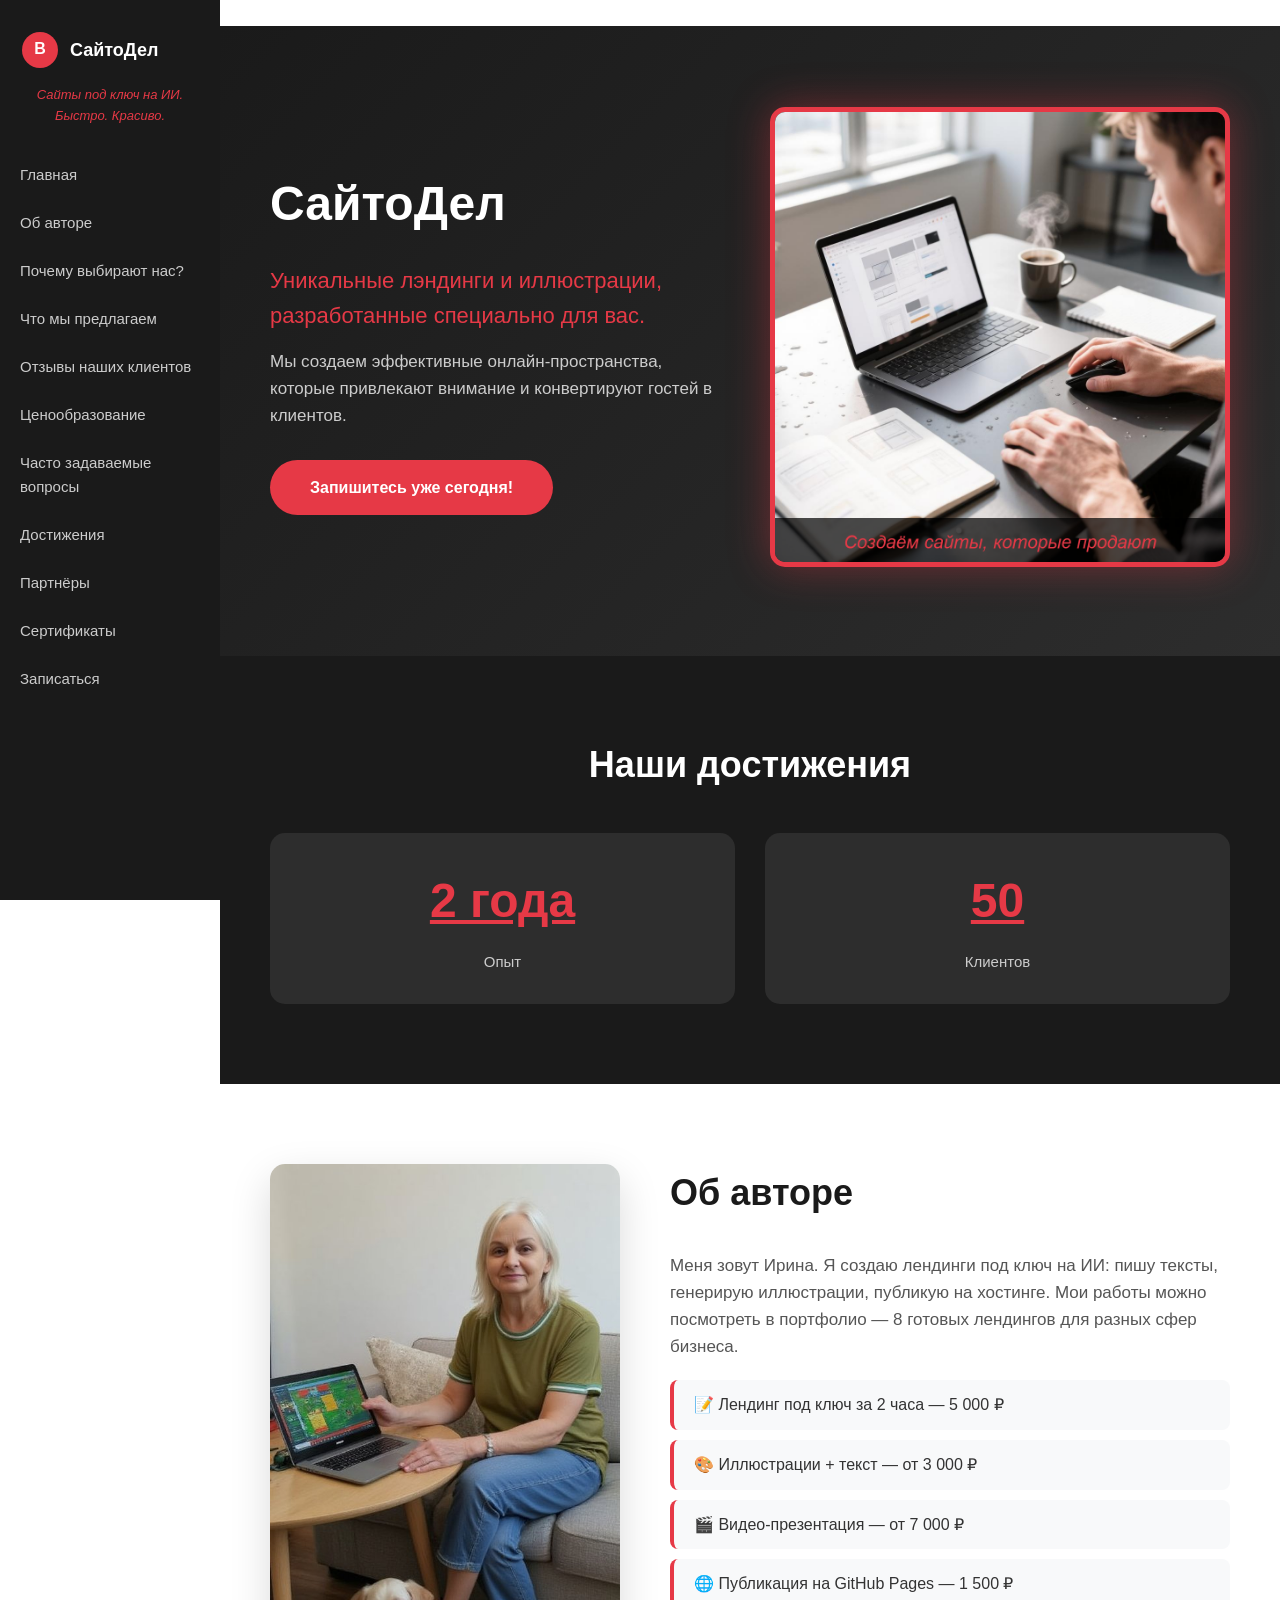
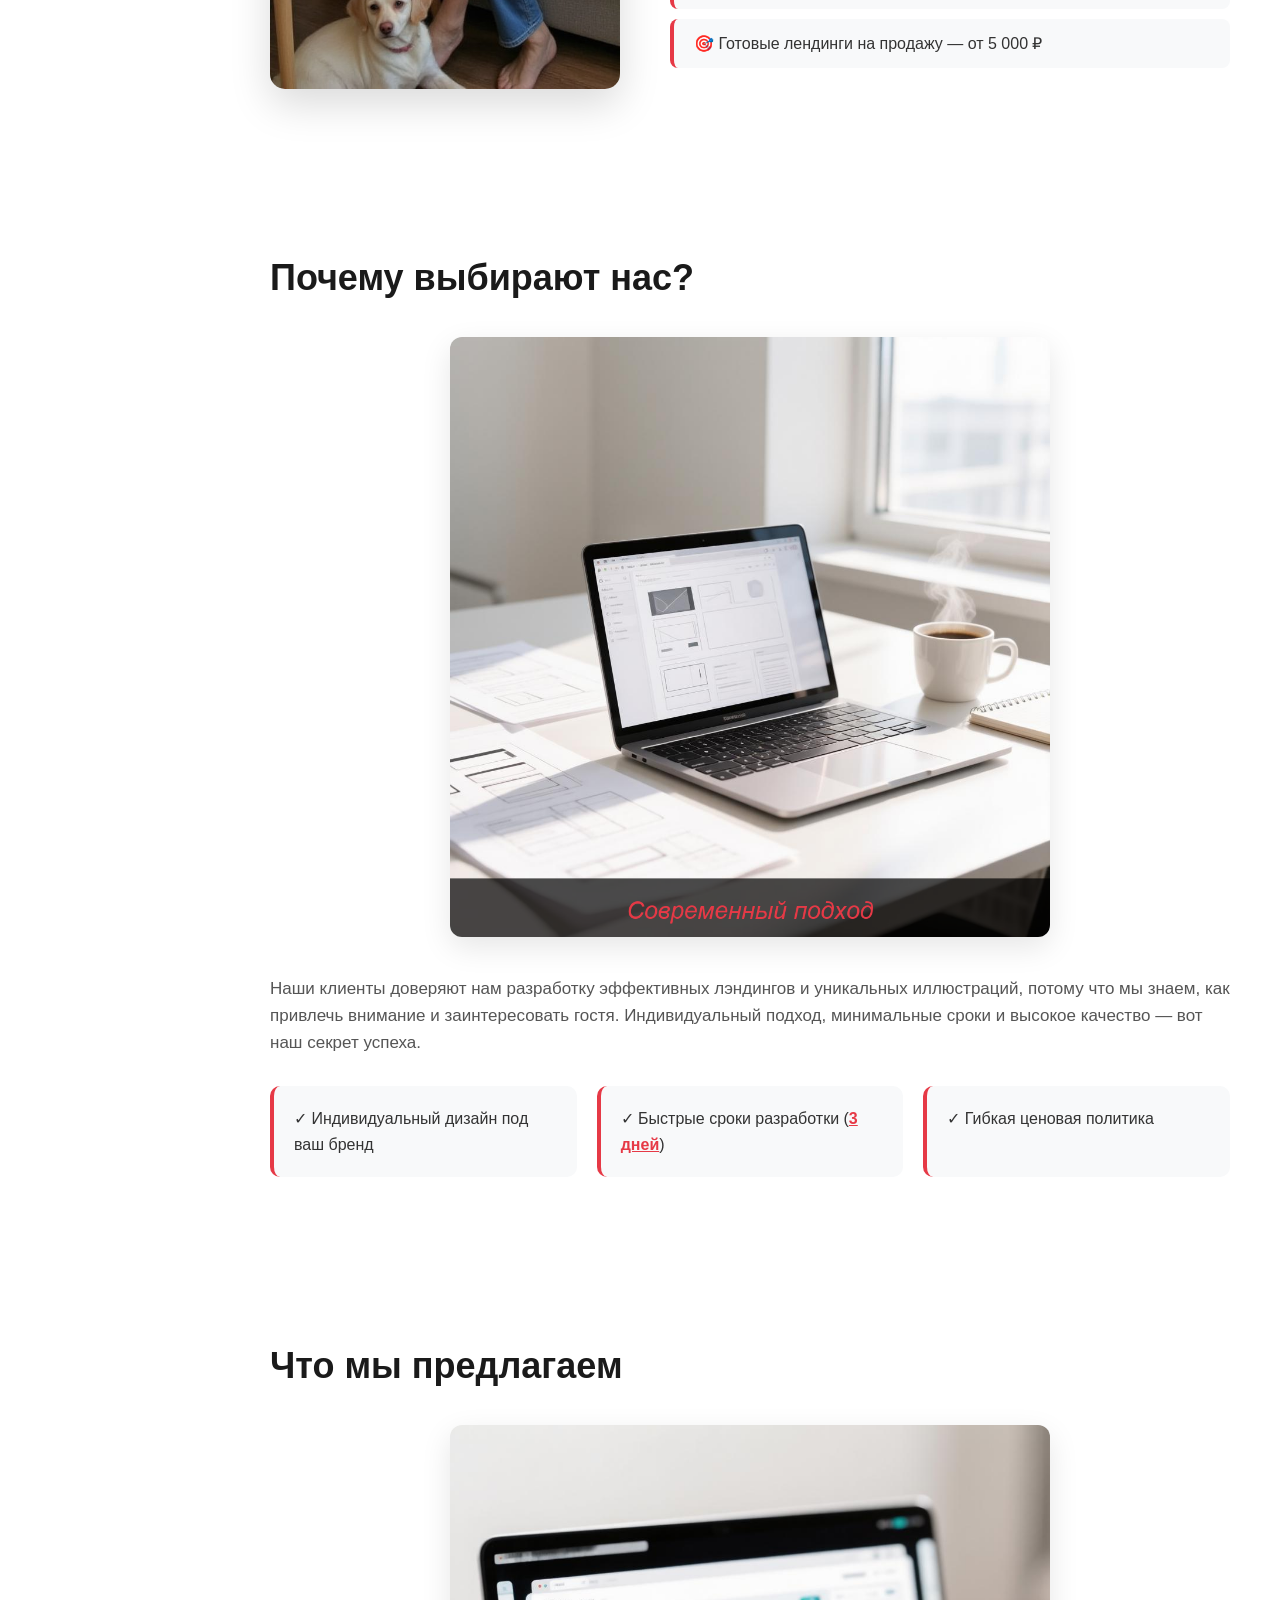
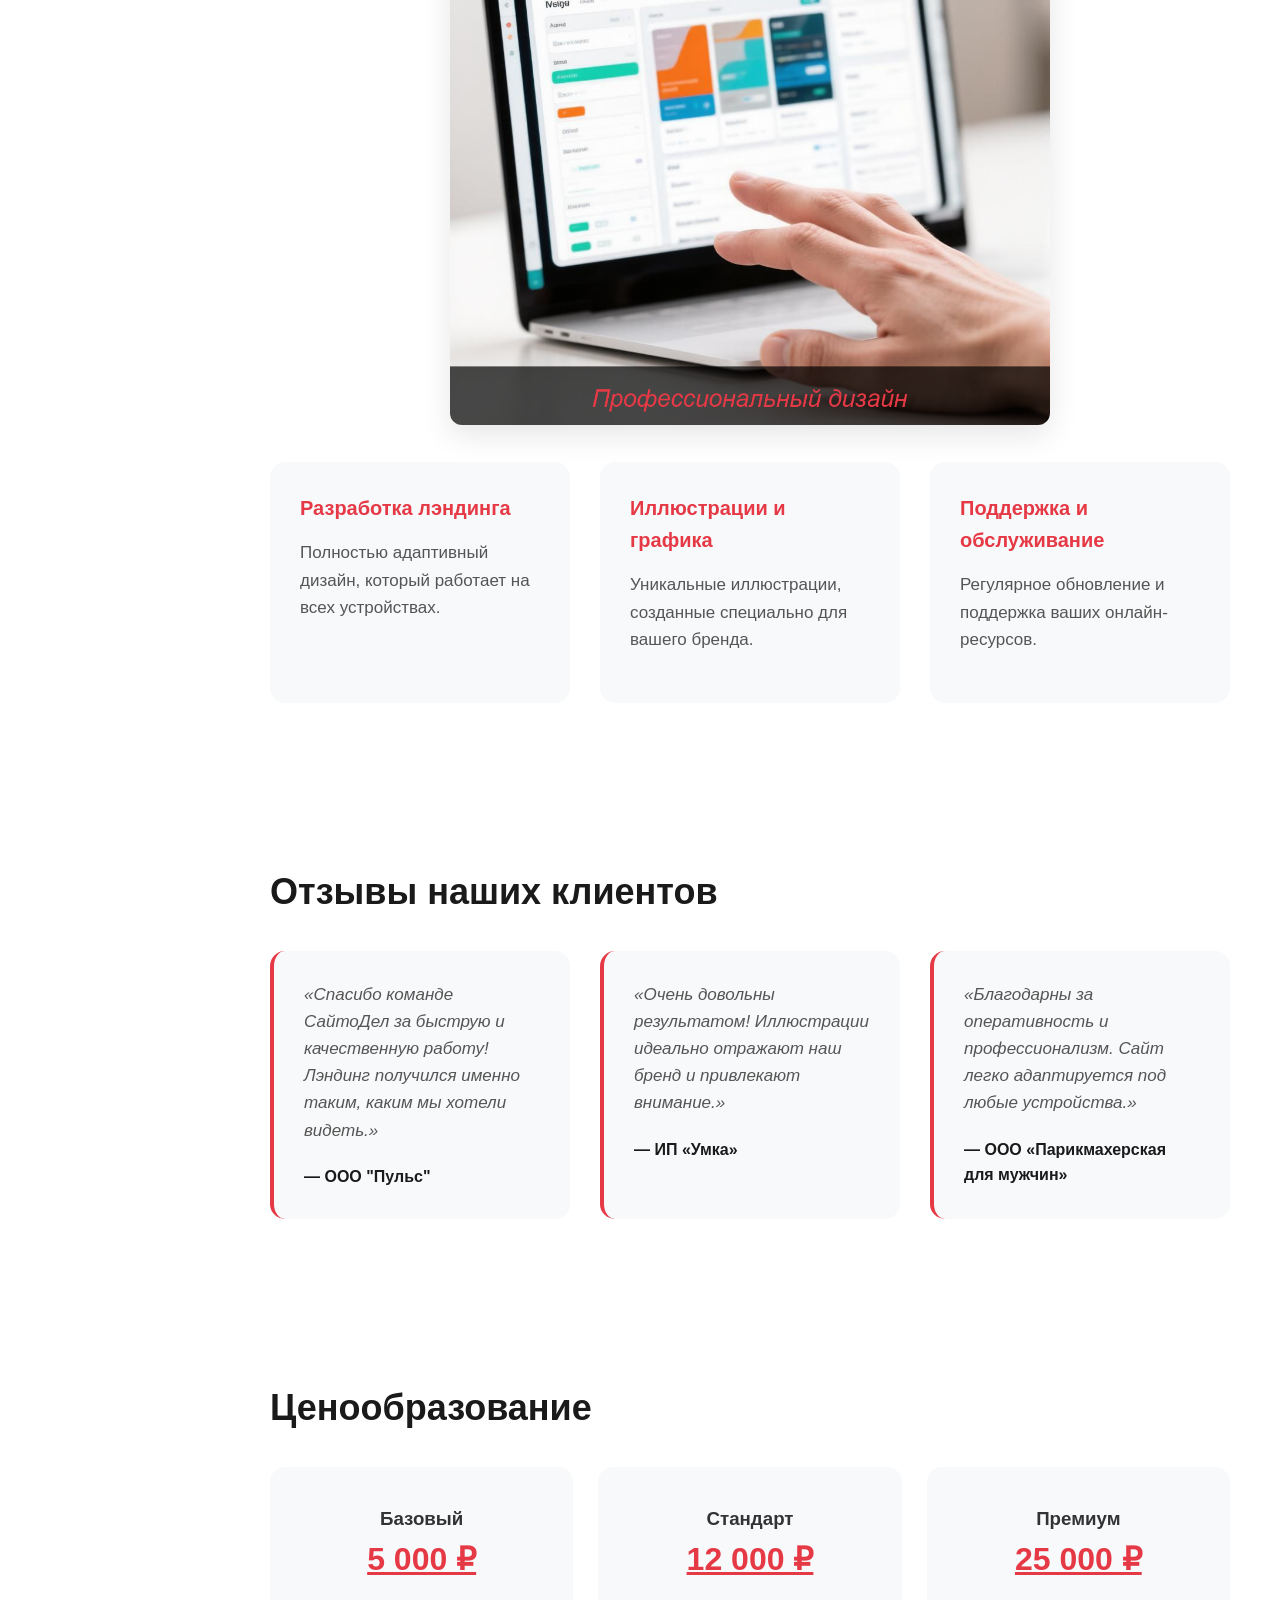
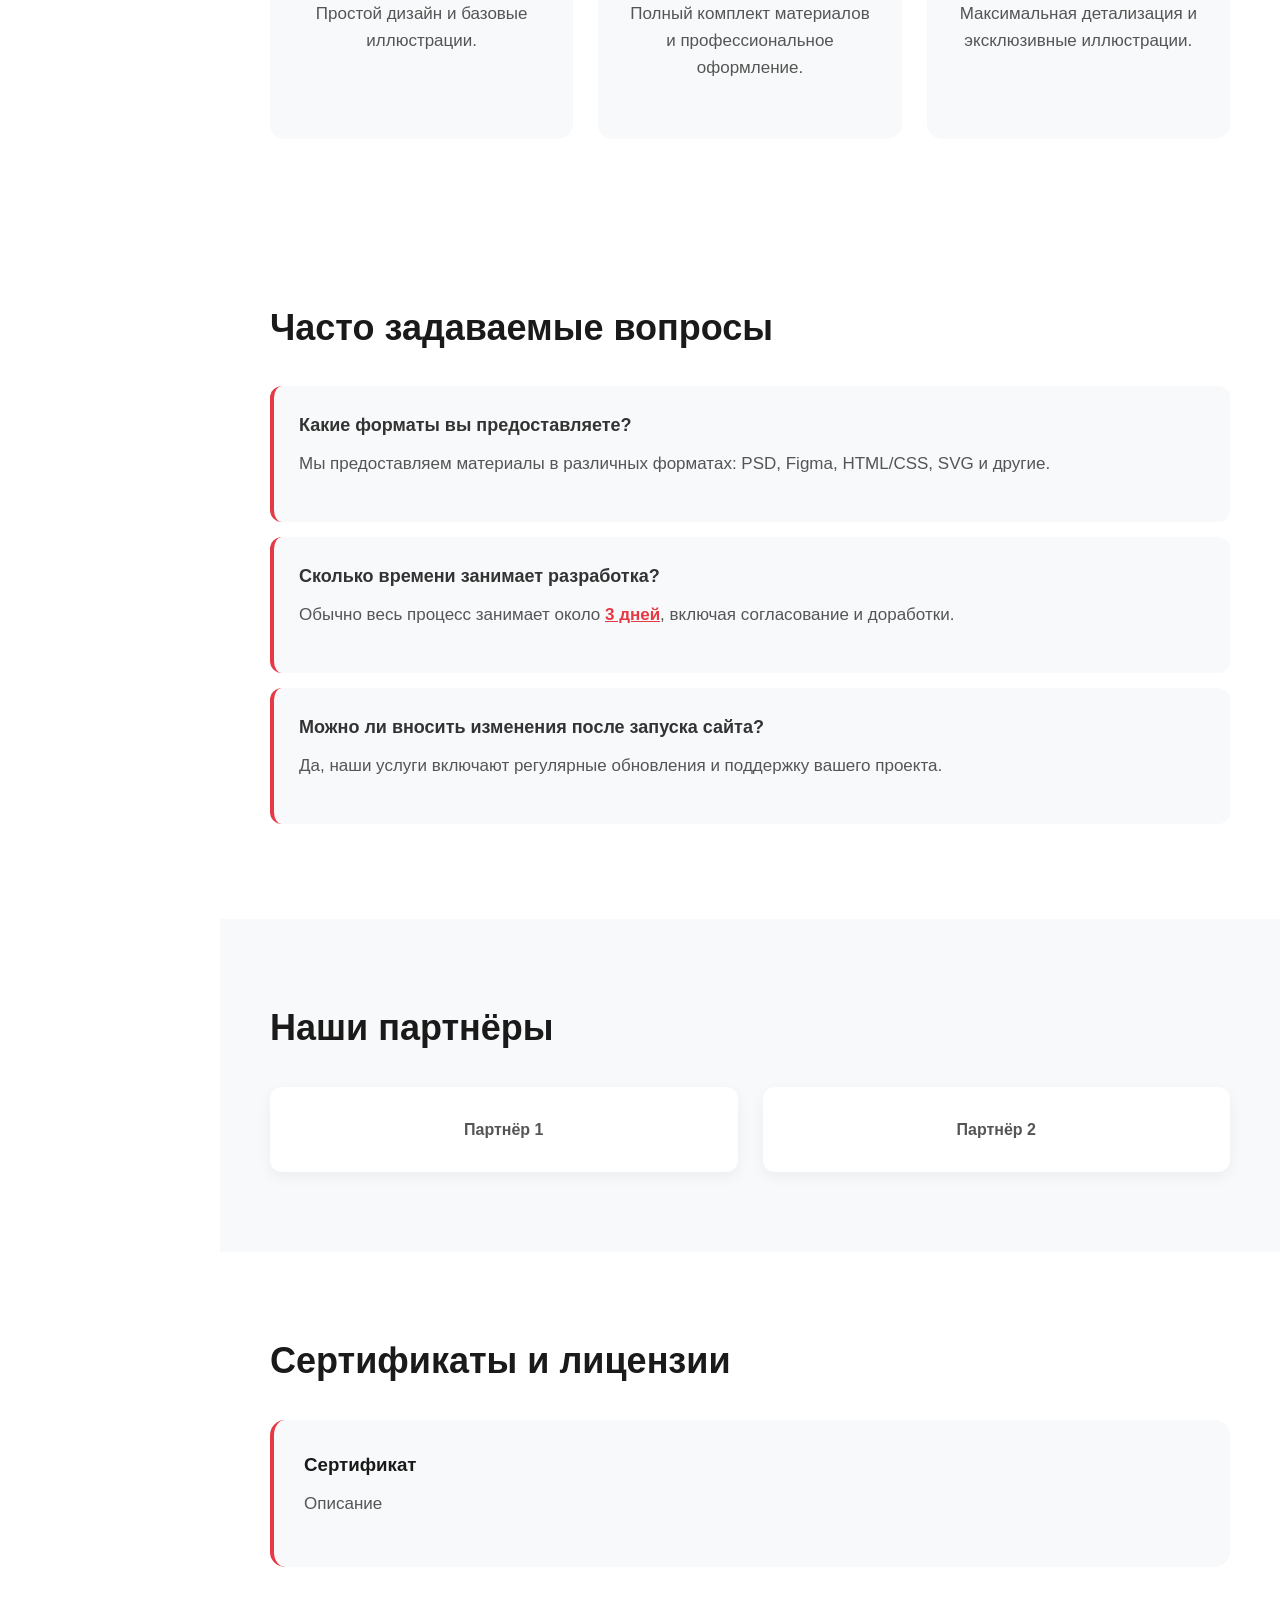
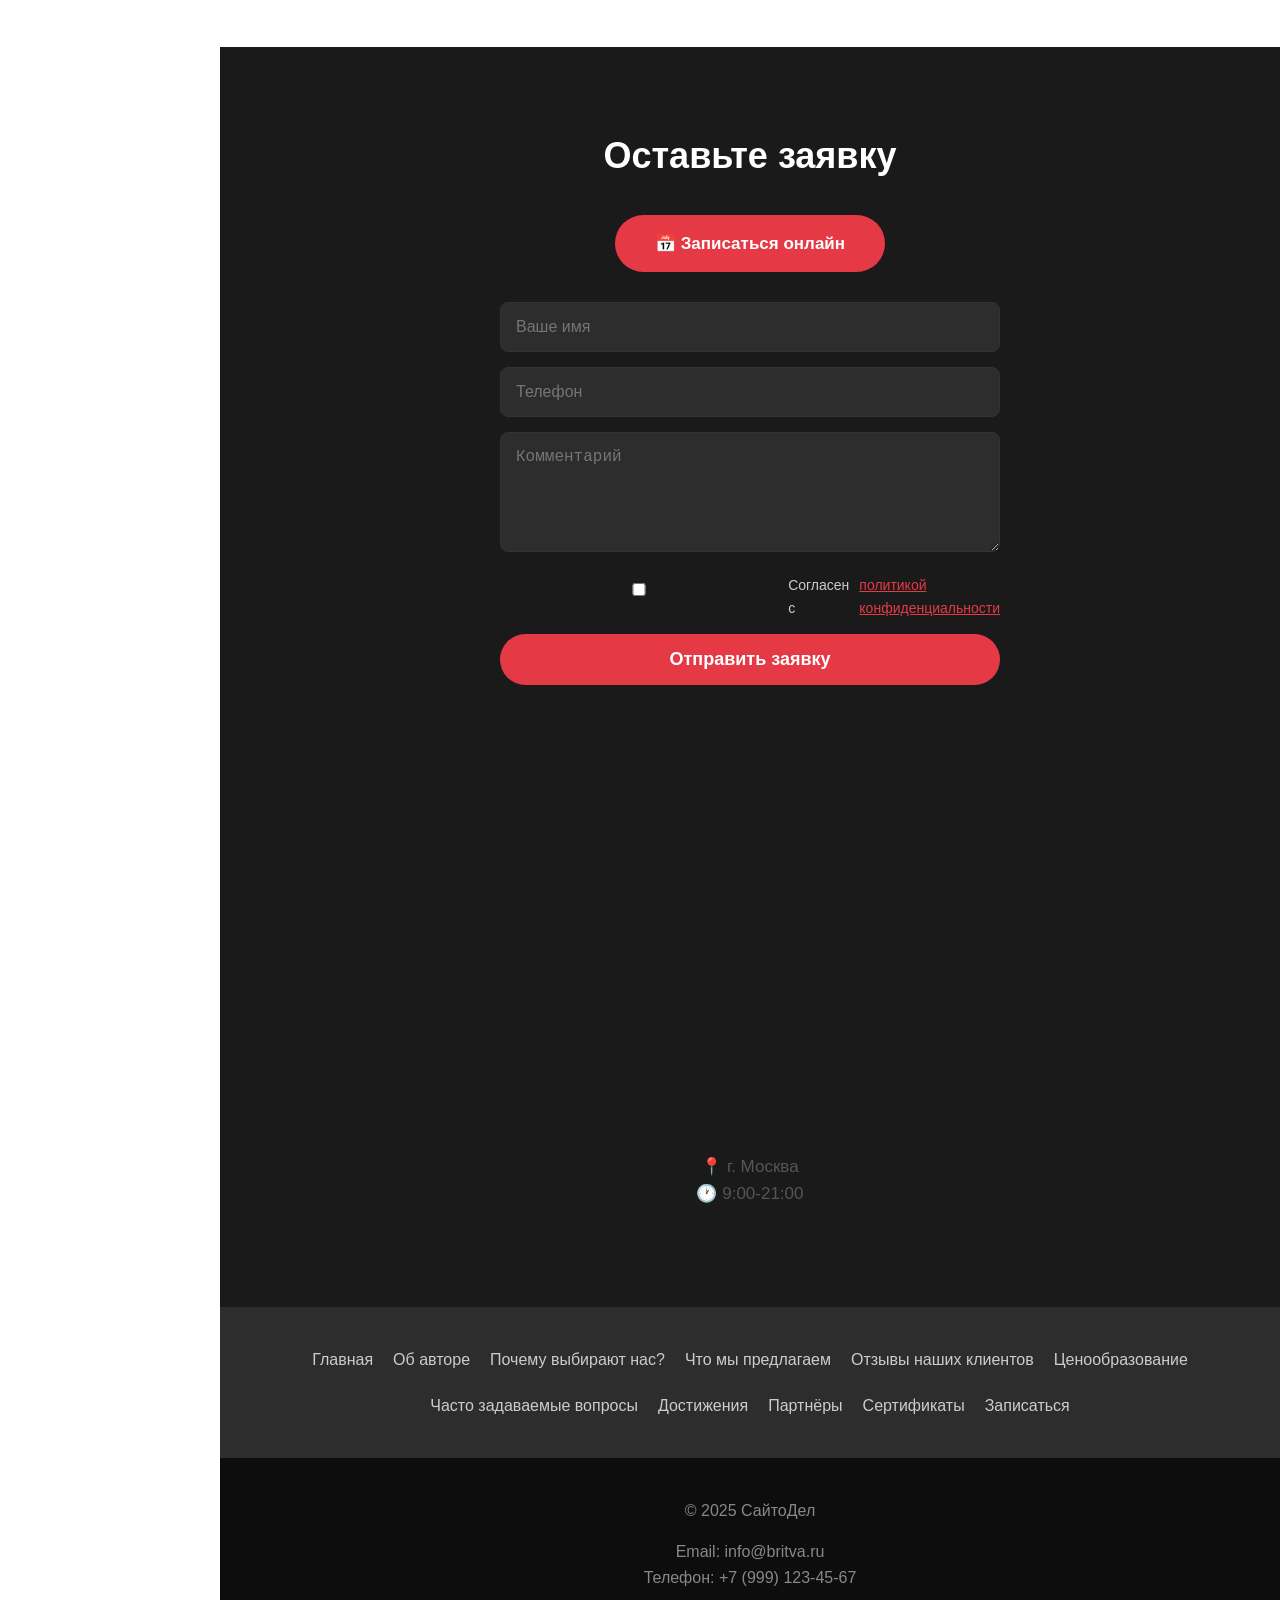
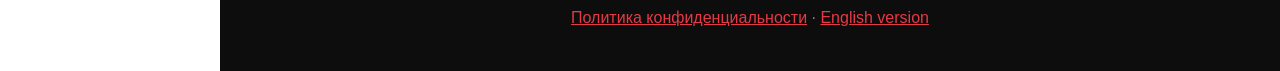
<file: index.html>
<!DOCTYPE html>
<html lang="ru">
<head>
<meta charset="UTF-8">
<meta name="viewport" content="width=device-width, initial-scale=1.0">
<title>Лэндинги и иллюстрации под ключ от студии СайтоДел</title>
<meta name="description" content="Создаем профессиональные лэндинги и уникальные иллюстрации для вашего бренда. Минимализм, качество и индивидуальный подход.">
<link rel="icon" href="data:image/svg+xml,<svg xmlns="http://www.w3.org/2000/svg" viewBox="0 0 200 200">
            <circle cx="100" cy="100" r="90" fill="#e63946" />
            <text x="100" y="120" font-family="Arial" font-size="80" fill="white" 
                  text-anchor="middle" font-weight="bold">B</text>
        </svg>" type="image/svg+xml">
<link rel="stylesheet" href="style.css">
</head>
<body>
<aside class="sidebar">
<div class="sidebar-logo"><svg xmlns="http://www.w3.org/2000/svg" viewBox="0 0 200 200">
            <circle cx="100" cy="100" r="90" fill="#e63946" />
            <text x="100" y="120" font-family="Arial" font-size="80" fill="white" 
                  text-anchor="middle" font-weight="bold">B</text>
        </svg><span>СайтоДел</span></div>
<div class="sidebar-slogan">Сайты под ключ на ИИ. Быстро. Красиво.</div>
<ul class="sidebar-menu"><li><a href="#hero">Главная</a></li><li><a href="#about_me">Об авторе</a></li><li><a href="#about">Почему выбирают нас?</a></li><li><a href="#services">Что мы предлагаем</a></li><li><a href="#testimonials">Отзывы наших клиентов</a></li><li><a href="#pricing">Ценообразование</a></li><li><a href="#faq">Часто задаваемые вопросы</a></li><li><a href="#achievements">Достижения</a></li><li><a href="#partners">Партнёры</a></li><li><a href="#certificates">Сертификаты</a></li><li><a href="#contact">Записаться</a></li></ul>
</aside>
<main class="main-content">
<section class="hero" id="hero">
<div class="hero-content">
<h1>СайтоДел</h1>
<p class="subtitle">Уникальные лэндинги и иллюстрации, разработанные специально для вас.</p>
<p class="description">Мы создаем эффективные онлайн-пространства, которые привлекают внимание и конвертируют гостей в клиентов.</p>
<a href="#contact" class="cta-button">Запишитесь уже сегодня!</a>
</div>
<div class="hero-img-wrap"><img src="images/hero.png" alt="Hero" class="hero-img"></div>
</section>
<section id="achievements" class="section achievements"><h2>Наши достижения</h2><div class="ach-grid"><div class="ach-card"><div class="ach-num"><span class="highlight">2 года</span></div><div class="ach-label">Опыт</div></div><div class="ach-card"><div class="ach-num"><span class="highlight">50</span></div><div class="ach-label">Клиентов</div></div></div></section>

            <section id="about_me" class="section about-me">
                <div class="about-me-content">
                    <img src="images/about_me.jpg" alt="Автор" class="about-me-photo">
                    <div class="about-me-text">
                        <h2>Об авторе</h2>
                        <p>Меня зовут Ирина. Я создаю лендинги под ключ на ИИ: пишу тексты, генерирую иллюстрации, публикую на хостинге. Мои работы можно посмотреть в портфолио — 8 готовых лендингов для разных сфер бизнеса.</p>
                        <ul class="features"><li>📝 Лендинг под ключ за 2 часа — 5 000 ₽</li><li>🎨 Иллюстрации + текст — от 3 000 ₽</li><li>🎬 Видео-презентация — от 7 000 ₽</li><li>🌐 Публикация на GitHub Pages — 1 500 ₽</li><li>🎯 Готовые лендинги на продажу — от 5 000 ₽</li></ul>
                    </div>
                </div>
            </section>
            <section id="about" class="section"><div class="section-content"><h2>Почему выбирают нас?</h2><div class="img-wrap"><img src="images/about.png" alt="Почему выбирают нас?" class="section-img"></div><p>Наши клиенты доверяют нам разработку эффективных лэндингов и уникальных иллюстраций, потому что мы знаем, как привлечь внимание и заинтересовать гостя. Индивидуальный подход, минимальные сроки и высокое качество — вот наш секрет успеха.</p><ul class="features"><li>✓ Индивидуальный дизайн под ваш бренд</li><li>✓ Быстрые сроки разработки (<span class="highlight">3 дней</span>)</li><li>✓ Гибкая ценовая политика</li></ul></div></section><section id="services" class="section"><div class="section-content"><h2>Что мы предлагаем</h2><div class="img-wrap"><img src="images/services.png" alt="Что мы предлагаем" class="section-img"></div><p></p><div class="items-grid"><div class="item"><h3>Разработка лэндинга</h3><p>Полностью адаптивный дизайн, который работает на всех устройствах.</p></div><div class="item"><h3>Иллюстрации и графика</h3><p>Уникальные иллюстрации, созданные специально для вашего бренда.</p></div><div class="item"><h3>Поддержка и обслуживание</h3><p>Регулярное обновление и поддержка ваших онлайн-ресурсов.</p></div></div></div></section><section id="testimonials" class="section"><div class="section-content"><h2>Отзывы наших клиентов</h2><p></p><div class="items-grid"><div class="item testimonial"><p>«Спасибо команде СайтоДел за быструю и качественную работу! Лэндинг получился именно таким, каким мы хотели видеть.»</p><strong>— ООО "Пульс"</strong></div><div class="item testimonial"><p>«Очень довольны результатом! Иллюстрации идеально отражают наш бренд и привлекают внимание.»</p><strong>— ИП «Умка»</strong></div><div class="item testimonial"><p>«Благодарны за оперативность и профессионализм. Сайт легко адаптируется под любые устройства.»</p><strong>— ООО «Парикмахерская для мужчин»</strong></div></div></div></section><section id="pricing" class="section"><div class="section-content"><h2>Ценообразование</h2><p></p><div class="pricing-grid"><div class="price-card"><h3>Базовый</h3><div class="price"><span class="highlight">5 000 ₽</span></div><p>Простой дизайн и базовые иллюстрации.</p></div><div class="price-card"><h3>Стандарт</h3><div class="price"><span class="highlight">12 000 ₽</span></div><p>Полный комплект материалов и профессиональное оформление.</p></div><div class="price-card"><h3>Премиум</h3><div class="price"><span class="highlight">25 000 ₽</span></div><p>Максимальная детализация и эксклюзивные иллюстрации.</p></div></div></div></section><section id="faq" class="section"><div class="section-content"><h2>Часто задаваемые вопросы</h2><p></p><div class="faq-list"><div class="faq-item"><h3>Какие форматы вы предоставляете?</h3><p>Мы предоставляем материалы в различных форматах: PSD, Figma, HTML/CSS, SVG и другие.</p></div><div class="faq-item"><h3>Сколько времени занимает разработка?</h3><p>Обычно весь процесс занимает около <span class="highlight">3 дней</span>, включая согласование и доработки.</p></div><div class="faq-item"><h3>Можно ли вносить изменения после запуска сайта?</h3><p>Да, наши услуги включают регулярные обновления и поддержку вашего проекта.</p></div></div></div></section>
<section id="partners" class="section partners"><h2>Наши партнёры</h2><div class="partners-grid"><div class="partner-logo">Партнёр 1</div><div class="partner-logo">Партнёр 2</div></div></section>
<section id="certificates" class="section certificates"><h2>Сертификаты и лицензии</h2><div class="certs-grid"><div class="cert-item"><h3>Сертификат</h3><p>Описание</p></div></div></section>
<section id="contact" class="section contact">
<h2>Оставьте заявку</h2>
<p class="calendly-link"><a href="https://calendly.com/" target="_blank" class="cta-button">📅 Записаться онлайн</a></p>
<form id="contact-form">
<input type="text" placeholder="Ваше имя" required>
<input type="tel" placeholder="Телефон" required>
<textarea placeholder="Комментарий"></textarea>
<label class="checkbox-label"><input type="checkbox" required> Согласен с <a href="privacy.html" target="_blank">политикой конфиденциальности</a></label>
<button type="submit">Отправить заявку</button>
</form>
<div class="map-wrap"><iframe src="https://yandex.ru/map-widget/v1/?text=Москва" width="100%" height="400" frameborder="0"></iframe></div>
<p class="contact-info">📍 г. Москва<br>🕐 9:00-21:00</p>
</section>
<nav class="bottom-menu"><ul><li><a href="#hero">Главная</a></li><li><a href="#about_me">Об авторе</a></li><li><a href="#about">Почему выбирают нас?</a></li><li><a href="#services">Что мы предлагаем</a></li><li><a href="#testimonials">Отзывы наших клиентов</a></li><li><a href="#pricing">Ценообразование</a></li><li><a href="#faq">Часто задаваемые вопросы</a></li><li><a href="#achievements">Достижения</a></li><li><a href="#partners">Партнёры</a></li><li><a href="#certificates">Сертификаты</a></li><li><a href="#contact">Записаться</a></li></ul></nav>
<footer>
<p>© 2025 СайтоДел</p>
<div class="contacts"><p>Email: info@britva.ru</p><p>Телефон: +7 (999) 123-45-67</p></div>
<p class="privacy-link"><a href="privacy.html">Политика конфиденциальности</a> · <a href="en.html">English version</a></p>
</footer>
</main>
<script src="script.js"></script>
</body>
</html>
</file>
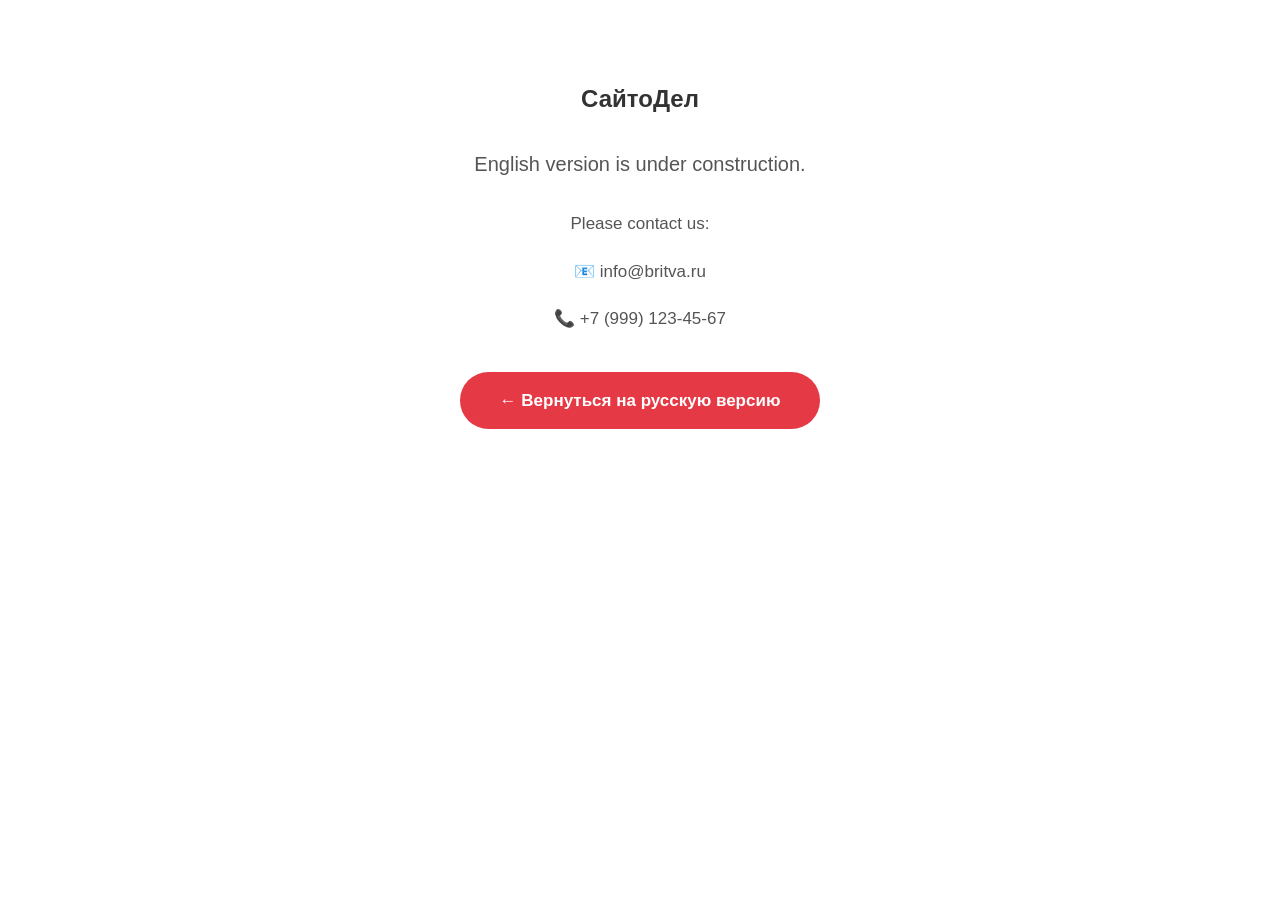
<file: en.html>
<!DOCTYPE html>
<html lang="en">
<head>
<meta charset="UTF-8">
<meta name="viewport" content="width=device-width, initial-scale=1.0">
<title>СайтоДел — English version</title>
<link rel="stylesheet" href="style.css">
</head>
<body>
<main class="main-content" style="margin-left: 0;">
<section class="section" style="max-width: 800px; margin: 0 auto; text-align: center;">
<h1>СайтоДел</h1>
<p style="font-size: 20px; margin: 30px 0;">English version is under construction.</p>
<p>Please contact us:</p>
<p style="margin-top: 20px;">📧 info@britva.ru</p>
<p>📞 +7 (999) 123-45-67</p>
<p style="margin-top: 40px;"><a href="index.html" class="cta-button">← Вернуться на русскую версию</a></p>
</section>
</main>
</body>
</html>
</file>
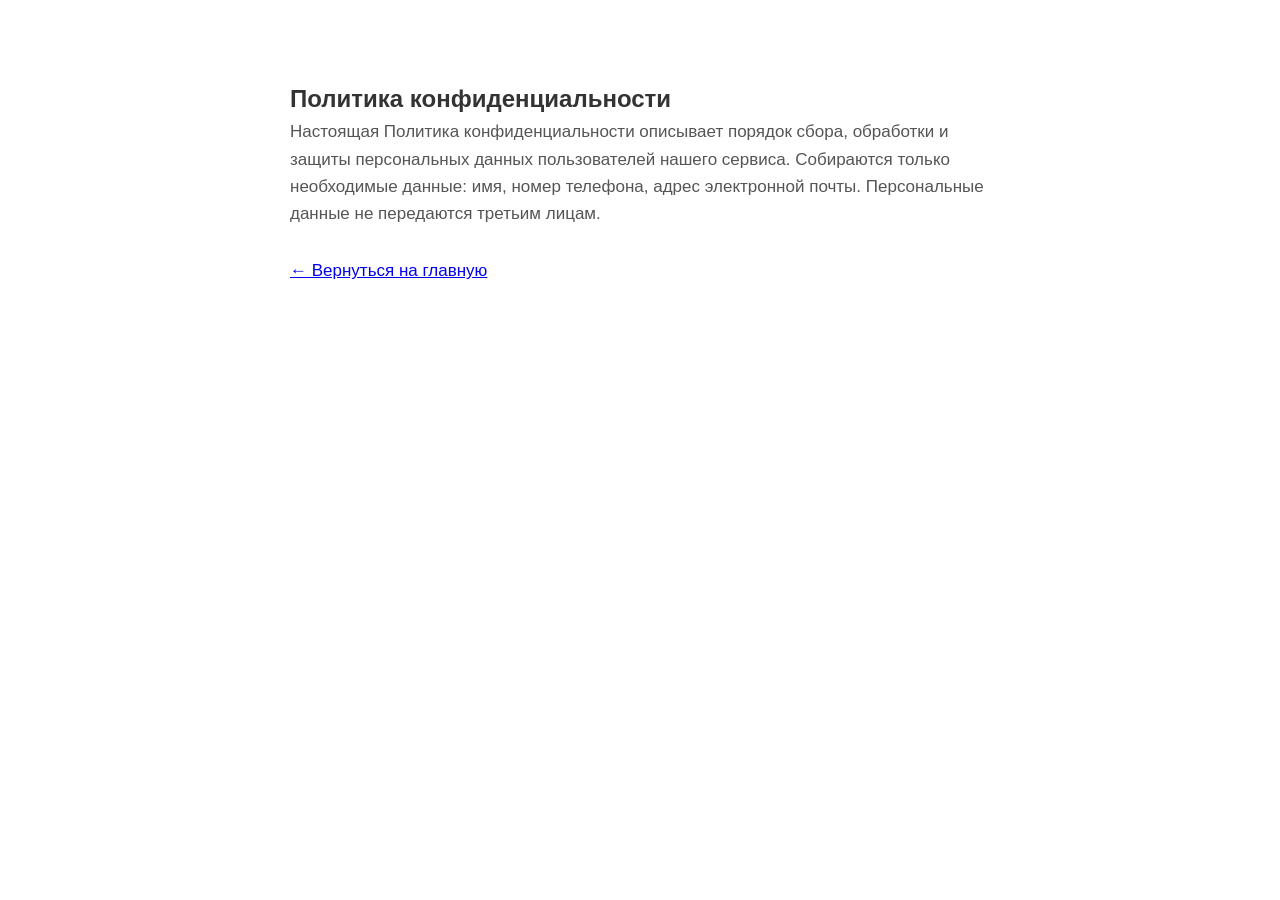
<file: privacy.html>
<!DOCTYPE html>
<html lang="ru">
<head>
<meta charset="UTF-8">
<meta name="viewport" content="width=device-width, initial-scale=1.0">
<title>Политика конфиденциальности — СайтоДел</title>
<link rel="stylesheet" href="style.css">
</head>
<body>
<main class="main-content" style="margin-left: 0;">
<section class="section" style="max-width: 800px; margin: 0 auto;">
<h1>Политика конфиденциальности</h1>
<p>Настоящая Политика конфиденциальности описывает порядок сбора, обработки и защиты персональных данных пользователей нашего сервиса. Собираются только необходимые данные: имя, номер телефона, адрес электронной почты. Персональные данные не передаются третьим лицам.</p>
<p style="margin-top: 30px;"><a href="index.html">← Вернуться на главную</a></p>
</section>
</main>
</body>
</html>
</file>
<file: style.css>
* { margin: 0; padding: 0; box-sizing: border-box; }
body { font-family: 'Segoe UI', sans-serif; line-height: 1.6; color: #333; background: #fff; }
.sidebar { position: fixed; left: 0; top: 0; width: 220px; height: 100vh; background: #1a1a1a; color: #fff; padding: 30px 20px; overflow-y: auto; z-index: 100; }
.sidebar-logo { display: flex; align-items: center; gap: 10px; font-size: 18px; font-weight: bold; margin-bottom: 15px; word-break: break-word; }
.sidebar-logo svg { height: 40px; width: auto; flex-shrink: 0; }
.sidebar-slogan { color: #e63946; font-style: italic; font-size: 13px; margin-bottom: 30px; text-align: center; }
.sidebar-menu { list-style: none; }
.sidebar-menu li { margin-bottom: 12px; }
.sidebar-menu a { color: #ccc; text-decoration: none; font-size: 15px; display: block; padding: 6px 0; }
.sidebar-menu a:hover { color: #e63946; }
.main-content { margin-left: 220px; }
.hero { display: grid; grid-template-columns: 1fr 1fr; gap: 40px; padding: 80px 50px; background: linear-gradient(135deg, #1a1a1a 0%, #2d2d2d 100%); color: #fff; align-items: center; min-height: 70vh; }
.hero-content h1 { font-size: 48px; margin-bottom: 20px; }
.hero-content .subtitle { font-size: 22px; color: #e63946; margin-bottom: 15px; font-weight: 500; }
.hero-content .description { font-size: 17px; color: #ccc; margin-bottom: 30px; }
.hero-img-wrap { text-align: center; }
.hero-img { width: 100%; max-width: 500px; border: 5px solid #e63946; box-shadow: 0 0 40px rgba(230,57,70,0.4); border-radius: 15px; }
.cta-button { display: inline-block; background: #e63946; color: #fff; padding: 15px 40px; border-radius: 30px; text-decoration: none; font-weight: bold; transition: all 0.3s; }
.cta-button:hover { background: #c1121f; transform: scale(1.05); }
.section { padding: 80px 50px; max-width: 1100px; }
.section h2 { font-size: 36px; margin-bottom: 30px; color: #1a1a1a; }
.section p { font-size: 17px; color: #555; margin-bottom: 20px; }
.img-wrap { text-align: center; margin: 30px 0; }
.section-img { max-width: 600px; width: 100%; border-radius: 12px; box-shadow: 0 10px 30px rgba(0,0,0,0.1); }

/* Секция «Об авторе» — фото слева, текст справа */
.section.about-me { max-width: 1100px; }
.about-me-content { display: grid; grid-template-columns: 350px 1fr; gap: 50px; align-items: start; }
.about-me-photo { width: 100%; border-radius: 15px; box-shadow: 0 15px 40px rgba(0,0,0,0.15); }
.about-me-text h2 { text-align: left; }
.about-me-text .features { display: block; margin-top: 20px; }
.about-me-text .features li { background: #f8f9fa; padding: 12px 20px; border-radius: 8px; border-left: 4px solid #e63946; margin-bottom: 10px; font-weight: 500; }
@media (max-width: 900px) { .about-me-content { grid-template-columns: 1fr; } }

.features { list-style: none; display: grid; grid-template-columns: repeat(auto-fit, minmax(250px, 1fr)); gap: 20px; margin-top: 30px; }
.features li { background: #f8f9fa; padding: 20px; border-radius: 10px; border-left: 4px solid #e63946; font-weight: 500; }
.items-grid { display: grid; grid-template-columns: repeat(auto-fit, minmax(280px, 1fr)); gap: 30px; margin-top: 30px; }
.item { background: #f8f9fa; padding: 30px; border-radius: 15px; }
.item h3 { color: #e63946; margin-bottom: 15px; font-size: 20px; }
.testimonial { border-left: 4px solid #e63946; font-style: italic; }
.testimonial strong { display: block; margin-top: 10px; color: #1a1a1a; font-style: normal; }
.process-grid { display: grid; grid-template-columns: repeat(auto-fit, minmax(200px, 1fr)); gap: 25px; margin-top: 30px; }
.process-step { background: #f8f9fa; padding: 25px; border-radius: 15px; text-align: center; }
.step-num { font-size: 36px; font-weight: bold; color: #e63946; margin-bottom: 15px; }
.pricing-grid { display: grid; grid-template-columns: repeat(auto-fit, minmax(250px, 1fr)); gap: 25px; margin-top: 30px; }
.price-card { background: #f8f9fa; padding: 35px 25px; border-radius: 15px; text-align: center; border: 2px solid transparent; }
.price-card:hover { border-color: #e63946; }
.price { font-size: 32px; font-weight: bold; color: #e63946; margin-bottom: 15px; }
.faq-list { margin-top: 30px; }
.faq-item { background: #f8f9fa; padding: 25px; border-radius: 12px; margin-bottom: 15px; border-left: 4px solid #e63946; }
.faq-item h3 { margin-bottom: 10px; font-size: 18px; }
.highlight { color: #e63946; font-weight: bold; text-decoration: underline; }
.achievements { background: #1a1a1a; color: #fff; max-width: 100%; }
.achievements h2 { color: #fff; text-align: center; }
.ach-grid { display: grid; grid-template-columns: repeat(auto-fit, minmax(180px, 1fr)); gap: 30px; margin-top: 40px; }
.ach-card { text-align: center; padding: 30px 20px; background: #2d2d2d; border-radius: 15px; }
.ach-num { font-size: 48px; font-weight: bold; color: #e63946; margin-bottom: 10px; }
.ach-label { color: #ccc; font-size: 15px; }
.partners { background: #f8f9fa; max-width: 100%; }
.partners-grid { display: grid; grid-template-columns: repeat(auto-fit, minmax(180px, 1fr)); gap: 25px; margin-top: 30px; }
.partner-logo { background: #fff; padding: 30px; border-radius: 12px; text-align: center; font-weight: bold; color: #555; box-shadow: 0 5px 15px rgba(0,0,0,0.05); }
.certificates { max-width: 1100px; }
.certs-grid { display: grid; grid-template-columns: repeat(auto-fit, minmax(280px, 1fr)); gap: 25px; margin-top: 30px; }
.cert-item { background: #f8f9fa; padding: 30px; border-radius: 15px; border-left: 4px solid #e63946; }
.cert-item h3 { color: #1a1a1a; margin-bottom: 10px; }
.contact { background: #1a1a1a; color: #fff; max-width: 100%; padding: 80px 50px; }
.contact h2 { color: #fff; text-align: center; }
.calendly-link { text-align: center; margin: 20px 0; }
#contact-form { max-width: 500px; margin: 30px auto 0; }
#contact-form input, #contact-form textarea { width: 100%; padding: 15px; margin-bottom: 15px; border: 1px solid #333; border-radius: 8px; background: #2d2d2d; color: #fff; font-size: 16px; }
#contact-form textarea { height: 120px; }
.checkbox-label { display: flex; align-items: center; gap: 10px; color: #ccc; font-size: 14px; margin-bottom: 15px; }
.checkbox-label a { color: #e63946; }
#contact-form button { background: #e63946; color: #fff; padding: 15px 40px; border: none; border-radius: 30px; cursor: pointer; font-size: 18px; font-weight: bold; width: 100%; }
#contact-form button:hover { background: #c1121f; }
.map-wrap { max-width: 800px; margin: 40px auto 20px; border-radius: 15px; overflow: hidden; }
.contact-info { text-align: center; color: #ccc; margin-top: 20px; }
.bottom-menu { background: #2d2d2d; padding: 40px 50px; }
.bottom-menu ul { display: flex; flex-wrap: wrap; gap: 20px; list-style: none; justify-content: center; }
.bottom-menu a { color: #ccc; text-decoration: none; }
.bottom-menu a:hover { color: #e63946; }
footer { background: #0d0d0d; color: #888; padding: 40px 50px; text-align: center; }
footer .contacts { margin-top: 15px; }
.privacy-link { margin-top: 15px; }
.privacy-link a { color: #e63946; }
@media (max-width: 900px) {
.sidebar { position: static; width: 100%; height: auto; }
.sidebar-menu { display: flex; flex-wrap: wrap; gap: 15px; }
.main-content { margin-left: 0; }
.hero { grid-template-columns: 1fr; padding: 40px 20px; }
.hero-content h1 { font-size: 32px; }
.section { padding: 50px 20px; }
}
</file>
